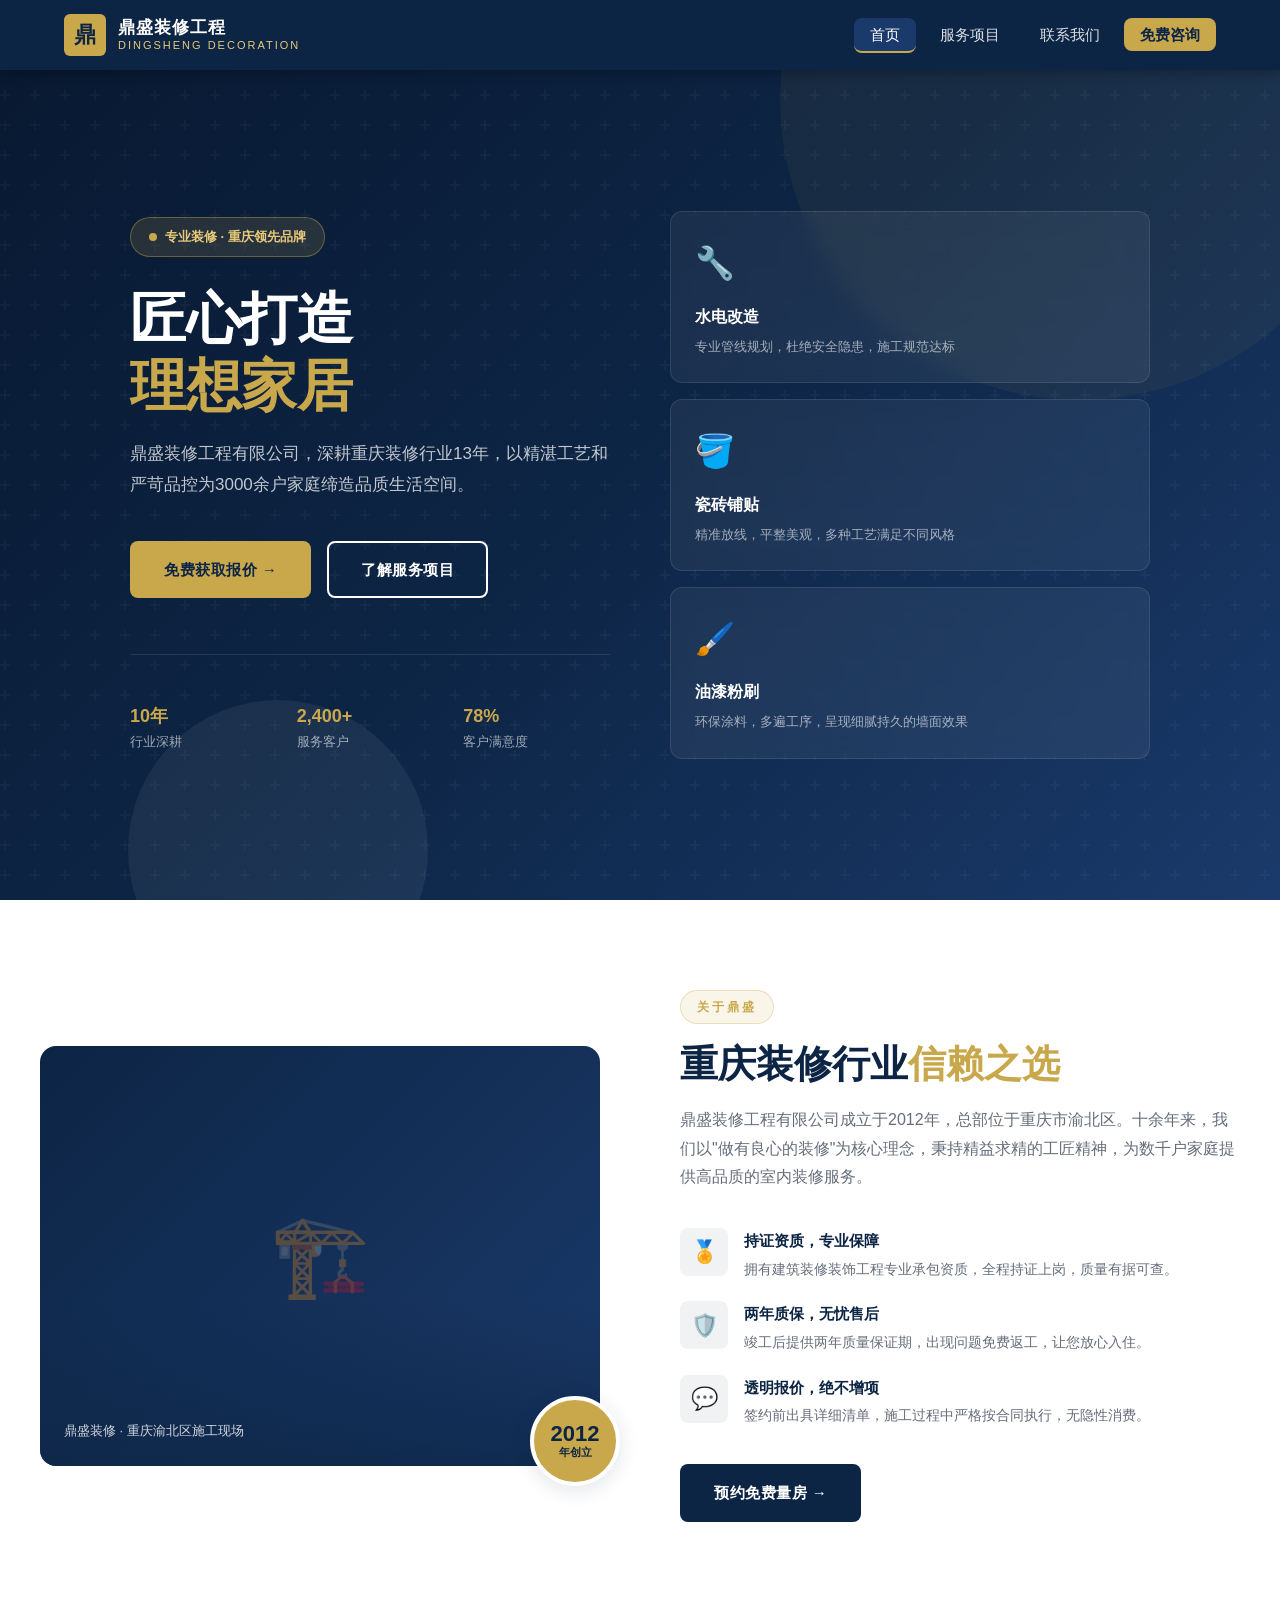
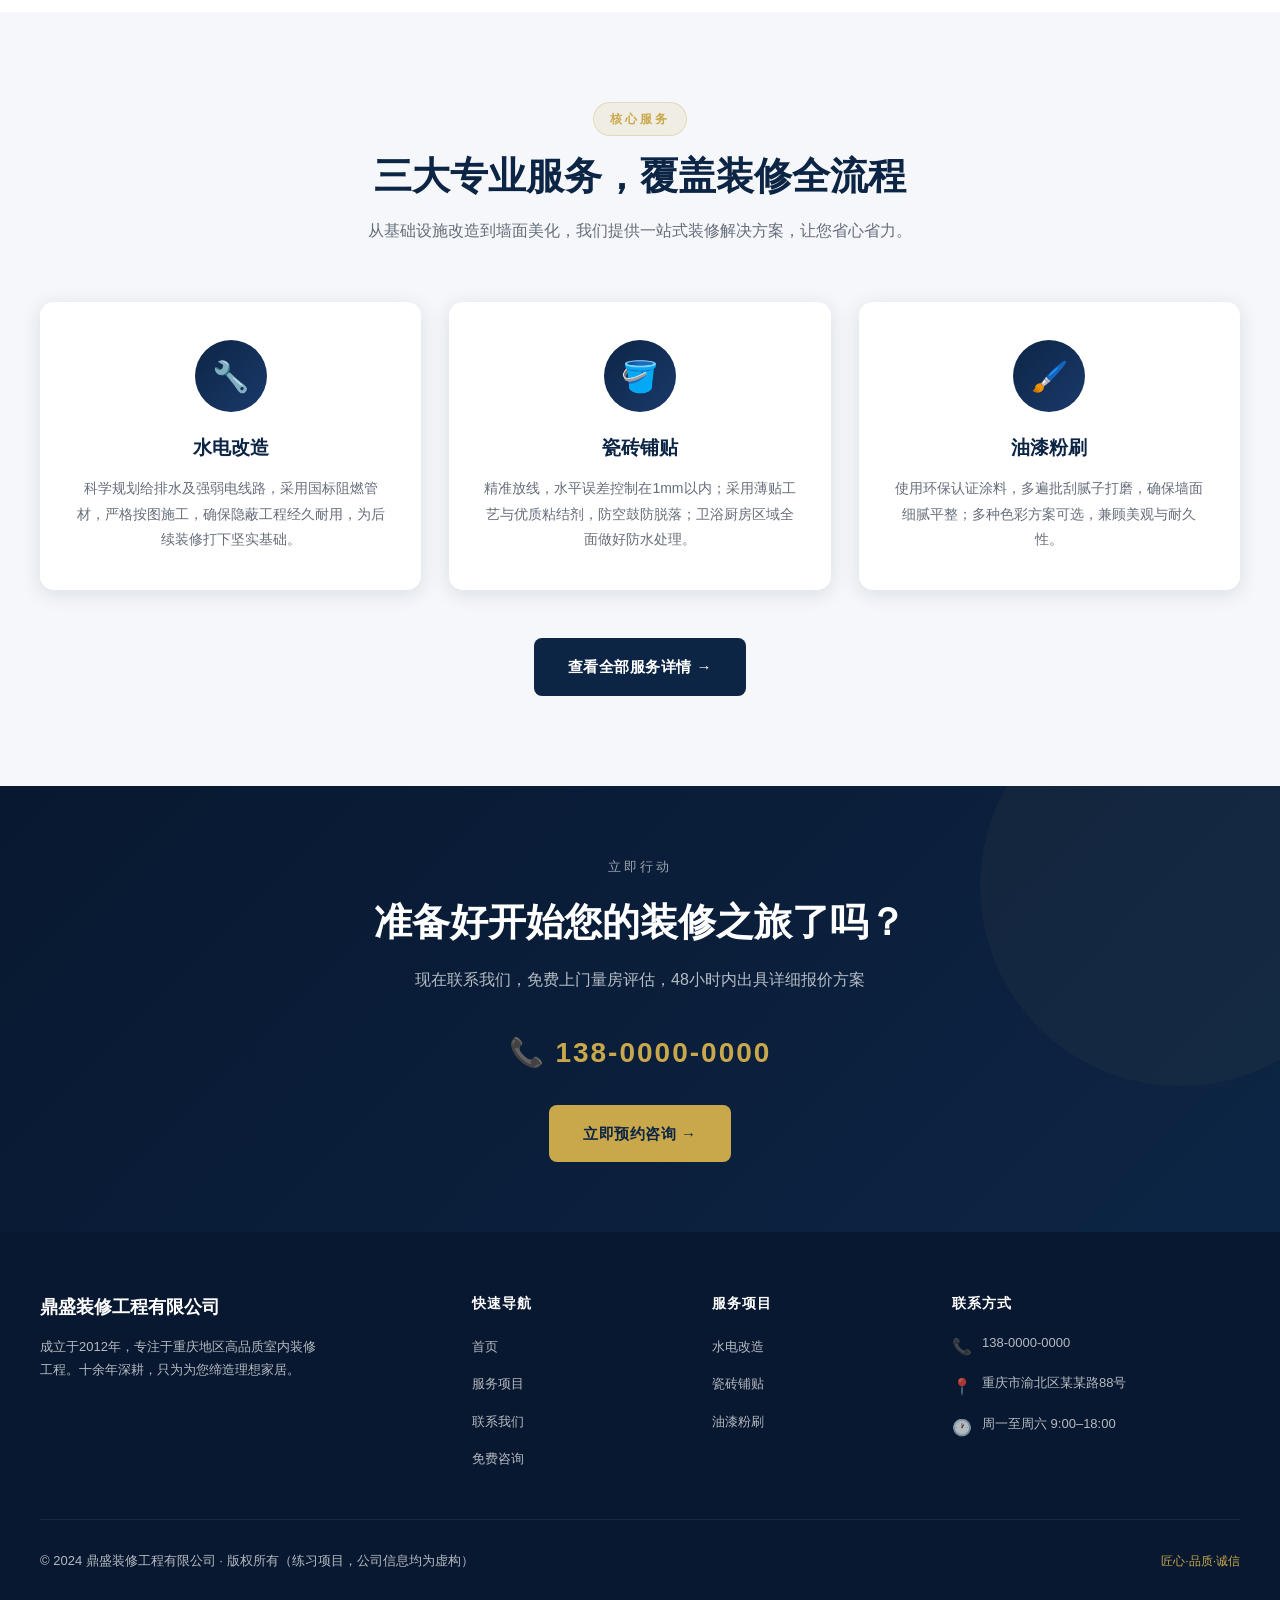
<file: index.html>
<!DOCTYPE html>
<html lang="zh-CN">
<head>
  <meta charset="UTF-8">
  <meta name="viewport" content="width=device-width, initial-scale=1.0">
  <title>鼎盛装修工程有限公司 — 专业装修，品质之选</title>
  <meta name="description" content="鼎盛装修工程有限公司，成立于2012年，专业提供水电改造、瓷砖铺贴、油漆粉刷等室内装修服务，服务客户3000+。">
  <link rel="stylesheet" href="style.css">
</head>
<body>

<!-- 导航栏 -->
<nav class="navbar">
  <div class="nav-container">
    <a href="index.html" class="nav-logo">
      <div class="nav-logo-icon">鼎</div>
      <div class="nav-logo-text">
        <span class="nav-logo-name">鼎盛装修工程</span>
        <span class="nav-logo-sub">DINGSHENG DECORATION</span>
      </div>
    </a>
    <button class="nav-hamburger" aria-label="菜单">
      <span></span><span></span><span></span>
    </button>
    <ul class="nav-links">
      <li><a href="index.html" class="active">首页</a></li>
      <li><a href="services.html">服务项目</a></li>
      <li><a href="contact.html">联系我们</a></li>
      <li><a href="contact.html" class="nav-cta">免费咨询</a></li>
    </ul>
  </div>
</nav>

<!-- Hero / 大图 Banner -->
<section class="hero">
  <div class="hero-shapes">
    <div class="hero-shape hero-shape-1"></div>
    <div class="hero-shape hero-shape-2"></div>
  </div>

  <div class="hero-container">
    <div class="hero-content">
      <div class="hero-badge">专业装修 · 重庆领先品牌</div>
      <h1 class="hero-title">
        匠心打造<br>
        <span class="highlight">理想家居</span>
      </h1>
      <p class="hero-subtitle">
        鼎盛装修工程有限公司，深耕重庆装修行业13年，以精湛工艺和严苛品控为3000余户家庭缔造品质生活空间。
      </p>
      <div class="hero-actions">
        <a href="contact.html" class="btn btn-primary">免费获取报价 →</a>
        <a href="services.html" class="btn btn-outline">了解服务项目</a>
      </div>

      <div class="hero-stats">
        <div>
          <div class="hero-stat-num"><span data-target="13">13</span><span>年</span></div>
          <div class="hero-stat-label">行业深耕</div>
        </div>
        <div>
          <div class="hero-stat-num"><span data-target="3000">3000</span><span>+</span></div>
          <div class="hero-stat-label">服务客户</div>
        </div>
        <div>
          <div class="hero-stat-num"><span data-target="98">98</span><span>%</span></div>
          <div class="hero-stat-label">客户满意度</div>
        </div>
      </div>
    </div>

    <div class="hero-visual">
      <div class="hero-card">
        <div class="hero-card-icon">🔧</div>
        <div class="hero-card-title">水电改造</div>
        <div class="hero-card-desc">专业管线规划，杜绝安全隐患，施工规范达标</div>
      </div>
      <div class="hero-card">
        <div class="hero-card-icon">🪣</div>
        <div class="hero-card-title">瓷砖铺贴</div>
        <div class="hero-card-desc">精准放线，平整美观，多种工艺满足不同风格</div>
      </div>
      <div class="hero-card">
        <div class="hero-card-icon">🖌️</div>
        <div class="hero-card-title">油漆粉刷</div>
        <div class="hero-card-desc">环保涂料，多遍工序，呈现细腻持久的墙面效果</div>
      </div>
    </div>
  </div>
</section>

<!-- 公司简介 -->
<section class="section about">
  <div class="container">
    <div class="about-grid">
      <div class="about-visual fade-up">
        <div class="about-img-box">
          <div class="about-img-placeholder">🏗️</div>
          <div class="about-img-overlay">
            <span class="about-img-caption">鼎盛装修 · 重庆渝北区施工现场</span>
          </div>
        </div>
        <div class="about-badge">
          <div class="about-badge-num">2012</div>
          <div class="about-badge-text">年创立</div>
        </div>
      </div>

      <div class="fade-up fade-up-delay-1">
        <div class="section-tag">关于鼎盛</div>
        <h2 class="section-title">重庆装修行业<span>信赖之选</span></h2>
        <p class="section-desc">
          鼎盛装修工程有限公司成立于2012年，总部位于重庆市渝北区。十余年来，我们以"做有良心的装修"为核心理念，秉持精益求精的工匠精神，为数千户家庭提供高品质的室内装修服务。
        </p>

        <div class="about-features">
          <div class="about-feature">
            <div class="about-feature-icon">🏅</div>
            <div>
              <div class="about-feature-title">持证资质，专业保障</div>
              <div class="about-feature-desc">拥有建筑装修装饰工程专业承包资质，全程持证上岗，质量有据可查。</div>
            </div>
          </div>
          <div class="about-feature">
            <div class="about-feature-icon">🛡️</div>
            <div>
              <div class="about-feature-title">两年质保，无忧售后</div>
              <div class="about-feature-desc">竣工后提供两年质量保证期，出现问题免费返工，让您放心入住。</div>
            </div>
          </div>
          <div class="about-feature">
            <div class="about-feature-icon">💬</div>
            <div>
              <div class="about-feature-title">透明报价，绝不增项</div>
              <div class="about-feature-desc">签约前出具详细清单，施工过程中严格按合同执行，无隐性消费。</div>
            </div>
          </div>
        </div>

        <a href="contact.html" class="btn btn-navy">预约免费量房 →</a>
      </div>
    </div>
  </div>
</section>

<!-- 三大服务亮点 -->
<section class="section highlights">
  <div class="container">
    <div class="section-header center fade-up">
      <div class="section-tag">核心服务</div>
      <h2 class="section-title">三大专业服务，覆盖装修全流程</h2>
      <p class="section-desc">从基础设施改造到墙面美化，我们提供一站式装修解决方案，让您省心省力。</p>
    </div>

    <div class="highlights-grid">
      <div class="highlight-card fade-up fade-up-delay-1">
        <div class="highlight-icon">🔧</div>
        <h3 class="highlight-title">水电改造</h3>
        <p class="highlight-desc">
          科学规划给排水及强弱电线路，采用国标阻燃管材，严格按图施工，确保隐蔽工程经久耐用，为后续装修打下坚实基础。
        </p>
      </div>
      <div class="highlight-card fade-up fade-up-delay-2">
        <div class="highlight-icon">🪣</div>
        <h3 class="highlight-title">瓷砖铺贴</h3>
        <p class="highlight-desc">
          精准放线，水平误差控制在1mm以内；采用薄贴工艺与优质粘结剂，防空鼓防脱落；卫浴厨房区域全面做好防水处理。
        </p>
      </div>
      <div class="highlight-card fade-up fade-up-delay-3">
        <div class="highlight-icon">🖌️</div>
        <h3 class="highlight-title">油漆粉刷</h3>
        <p class="highlight-desc">
          使用环保认证涂料，多遍批刮腻子打磨，确保墙面细腻平整；多种色彩方案可选，兼顾美观与耐久性。
        </p>
      </div>
    </div>

    <div style="text-align:center; margin-top:48px;" class="fade-up">
      <a href="services.html" class="btn btn-navy">查看全部服务详情 →</a>
    </div>
  </div>
</section>

<!-- CTA 横幅 -->
<section class="cta-banner">
  <div class="container">
    <p style="color:rgba(255,255,255,0.6); font-size:13px; letter-spacing:3px; text-transform:uppercase; margin-bottom:12px; position:relative; z-index:1;">立即行动</p>
    <h2 class="cta-banner-title">准备好开始您的装修之旅了吗？</h2>
    <p class="cta-banner-desc">现在联系我们，免费上门量房评估，48小时内出具详细报价方案</p>
    <div class="cta-banner-phone">📞 138-0000-0000</div>
    <a href="contact.html" class="btn btn-primary" style="position:relative;z-index:1;">立即预约咨询 →</a>
  </div>
</section>

<!-- 页脚 -->
<footer>
  <div class="footer-grid">
    <div>
      <div class="footer-brand-name">鼎盛装修工程有限公司</div>
      <p class="footer-brand-desc">
        成立于2012年，专注于重庆地区高品质室内装修工程。十余年深耕，只为为您缔造理想家居。
      </p>
    </div>
    <div>
      <div class="footer-title">快速导航</div>
      <ul class="footer-links">
        <li><a href="index.html">首页</a></li>
        <li><a href="services.html">服务项目</a></li>
        <li><a href="contact.html">联系我们</a></li>
        <li><a href="contact.html">免费咨询</a></li>
      </ul>
    </div>
    <div>
      <div class="footer-title">服务项目</div>
      <ul class="footer-links">
        <li><a href="services.html">水电改造</a></li>
        <li><a href="services.html">瓷砖铺贴</a></li>
        <li><a href="services.html">油漆粉刷</a></li>
      </ul>
    </div>
    <div>
      <div class="footer-title">联系方式</div>
      <div class="footer-contact-item"><span class="footer-contact-icon">📞</span><span>138-0000-0000</span></div>
      <div class="footer-contact-item"><span class="footer-contact-icon">📍</span><span>重庆市渝北区某某路88号</span></div>
      <div class="footer-contact-item"><span class="footer-contact-icon">🕐</span><span>周一至周六 9:00–18:00</span></div>
    </div>
  </div>
  <div class="footer-bottom">
    <span>© 2024 鼎盛装修工程有限公司 · 版权所有（练习项目，公司信息均为虚构）</span>
    <span class="footer-bottom-right">匠心·品质·诚信</span>
  </div>
</footer>

<script src="script.js"></script>
</body>
</html>
</file>
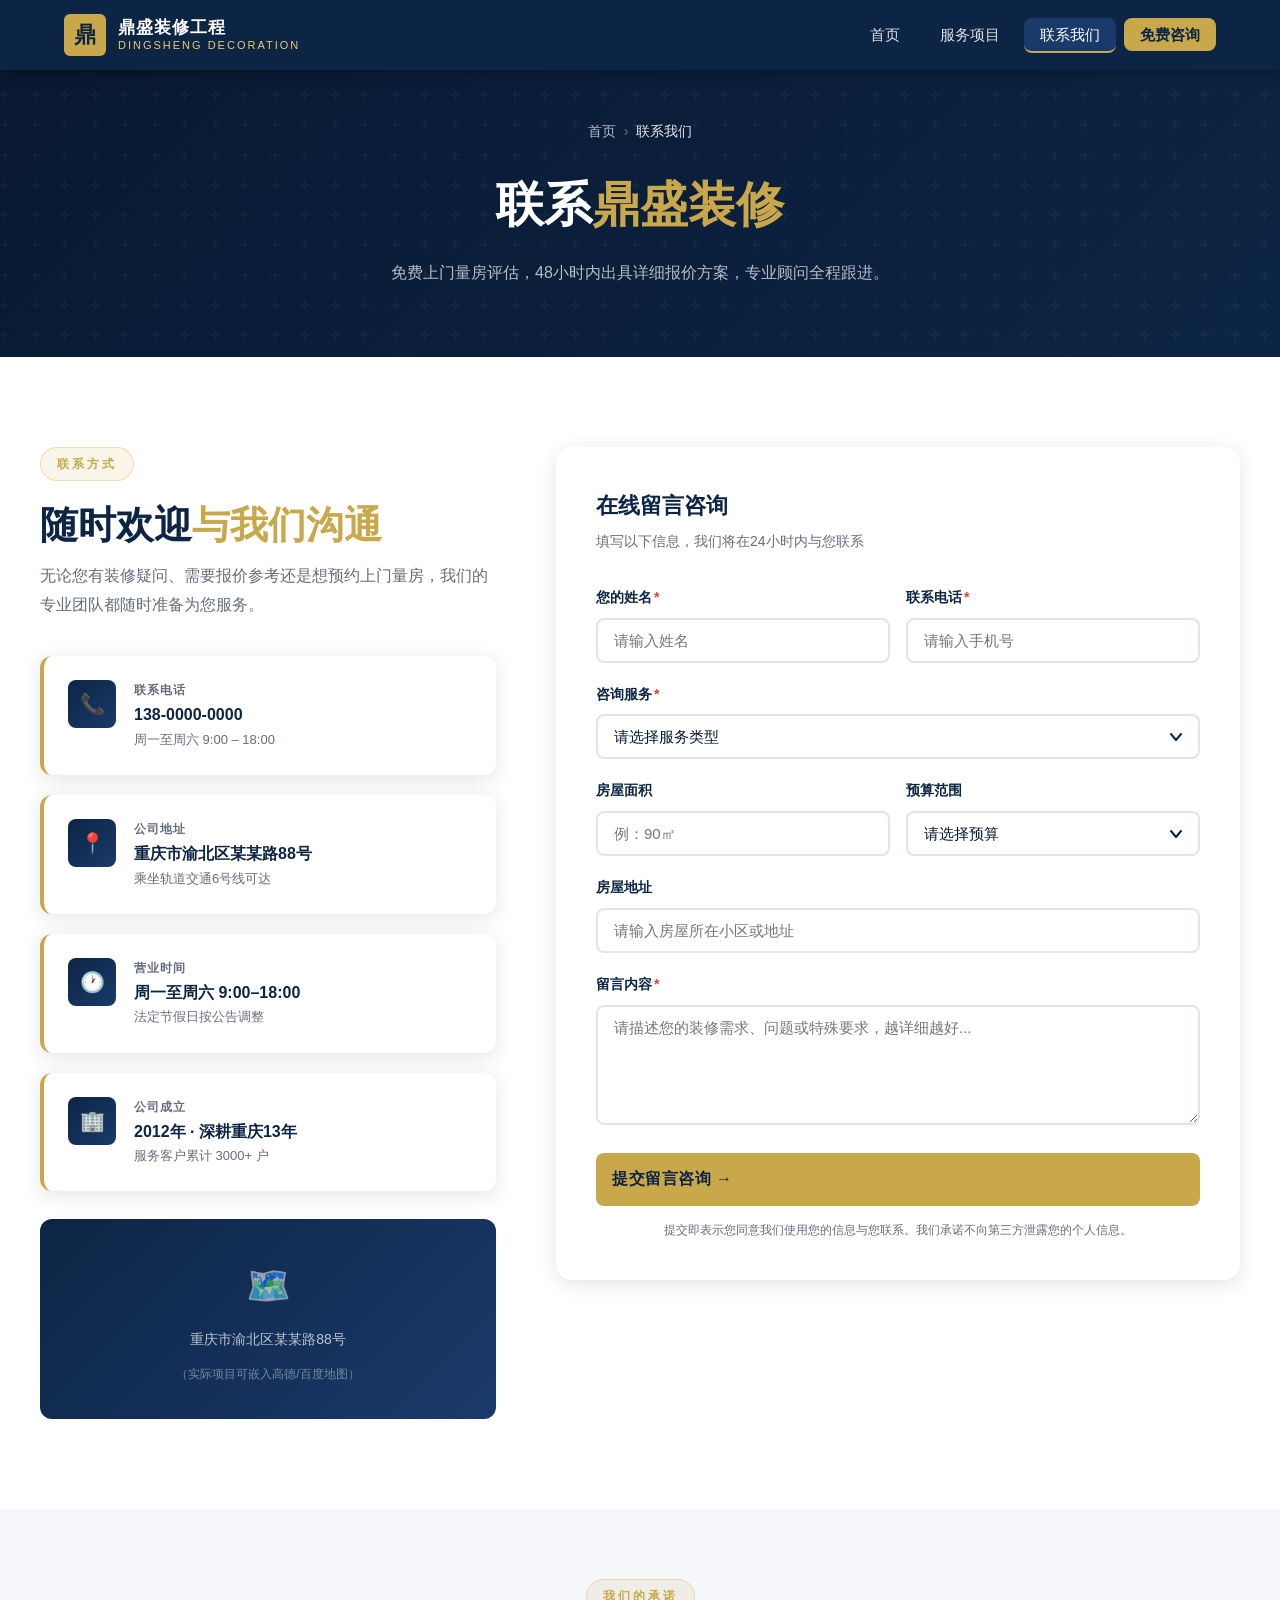
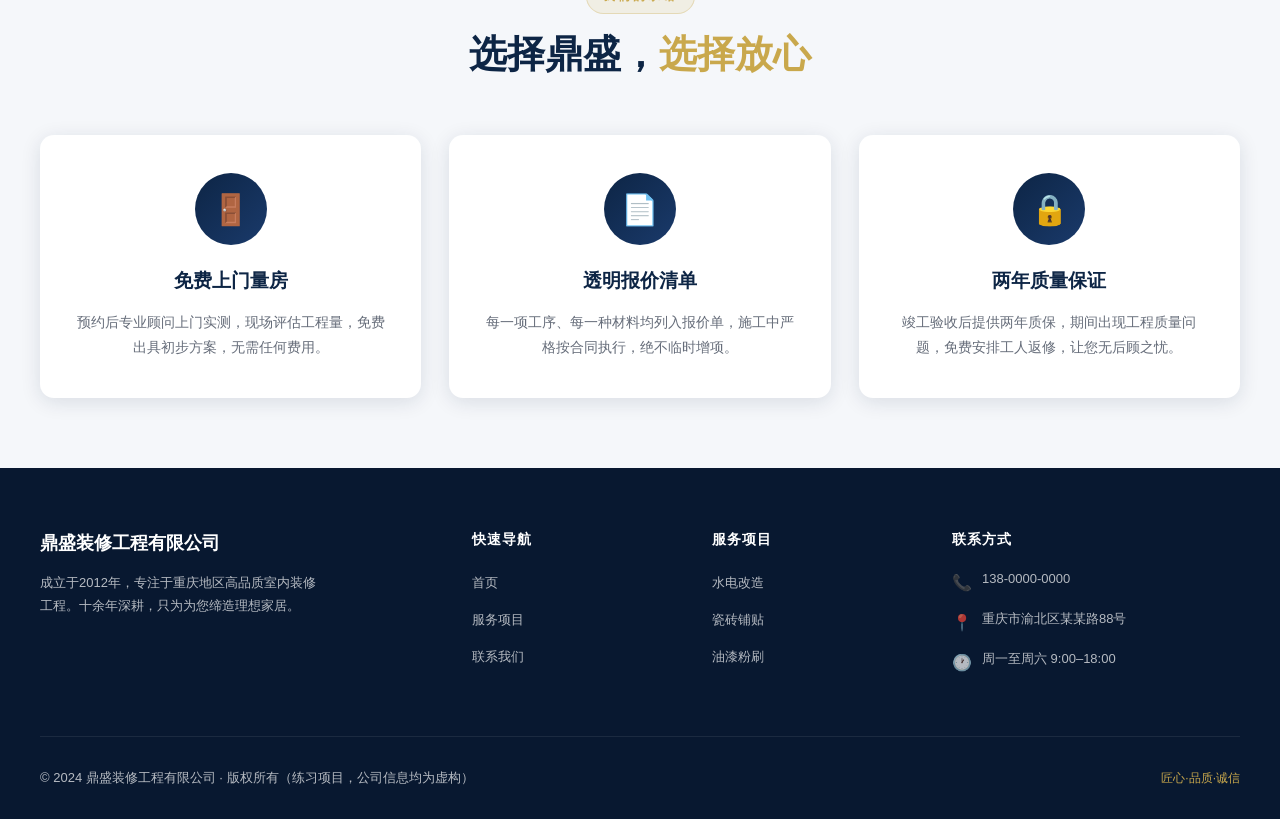
<file: contact.html>
<!DOCTYPE html>
<html lang="zh-CN">
<head>
  <meta charset="UTF-8">
  <meta name="viewport" content="width=device-width, initial-scale=1.0">
  <title>联系我们 — 鼎盛装修工程有限公司</title>
  <meta name="description" content="联系鼎盛装修，免费上门量房，获取专属报价方案。电话：138-0000-0000，地址：重庆市渝北区某某路88号。">
  <link rel="stylesheet" href="style.css">
</head>
<body>

<!-- 导航栏 -->
<nav class="navbar">
  <div class="nav-container">
    <a href="index.html" class="nav-logo">
      <div class="nav-logo-icon">鼎</div>
      <div class="nav-logo-text">
        <span class="nav-logo-name">鼎盛装修工程</span>
        <span class="nav-logo-sub">DINGSHENG DECORATION</span>
      </div>
    </a>
    <button class="nav-hamburger" aria-label="菜单">
      <span></span><span></span><span></span>
    </button>
    <ul class="nav-links">
      <li><a href="index.html">首页</a></li>
      <li><a href="services.html">服务项目</a></li>
      <li><a href="contact.html" class="active">联系我们</a></li>
      <li><a href="contact.html" class="nav-cta">免费咨询</a></li>
    </ul>
  </div>
</nav>

<!-- 页面 Hero -->
<section class="page-hero">
  <div class="breadcrumb">
    <a href="index.html">首页</a>
    <span>›</span>
    <span style="color:rgba(255,255,255,0.9)">联系我们</span>
  </div>
  <h1 class="page-hero-title">联系<span>鼎盛装修</span></h1>
  <p class="page-hero-desc">免费上门量房评估，48小时内出具详细报价方案，专业顾问全程跟进。</p>
</section>

<!-- 联系信息 + 表单 -->
<section class="section">
  <div class="container">
    <div class="contact-grid">

      <!-- 左侧：联系信息 -->
      <div>
        <div class="section-tag" style="margin-bottom:20px;">联系方式</div>
        <h2 class="section-title" style="margin-bottom:12px;">随时欢迎<span>与我们沟通</span></h2>
        <p class="section-desc" style="margin-bottom:36px;">无论您有装修疑问、需要报价参考还是想预约上门量房，我们的专业团队都随时准备为您服务。</p>

        <div class="contact-info-cards">
          <div class="contact-card fade-up">
            <div class="contact-card-icon">📞</div>
            <div>
              <div class="contact-card-label">联系电话</div>
              <div class="contact-card-value">138-0000-0000</div>
              <div class="contact-card-sub">周一至周六 9:00 – 18:00</div>
            </div>
          </div>

          <div class="contact-card fade-up fade-up-delay-1">
            <div class="contact-card-icon">📍</div>
            <div>
              <div class="contact-card-label">公司地址</div>
              <div class="contact-card-value">重庆市渝北区某某路88号</div>
              <div class="contact-card-sub">乘坐轨道交通6号线可达</div>
            </div>
          </div>

          <div class="contact-card fade-up fade-up-delay-2">
            <div class="contact-card-icon">🕐</div>
            <div>
              <div class="contact-card-label">营业时间</div>
              <div class="contact-card-value">周一至周六 9:00–18:00</div>
              <div class="contact-card-sub">法定节假日按公告调整</div>
            </div>
          </div>

          <div class="contact-card fade-up fade-up-delay-3">
            <div class="contact-card-icon">🏢</div>
            <div>
              <div class="contact-card-label">公司成立</div>
              <div class="contact-card-value">2012年 · 深耕重庆13年</div>
              <div class="contact-card-sub">服务客户累计 3000+ 户</div>
            </div>
          </div>
        </div>

        <!-- 地图占位 -->
        <div class="map-placeholder fade-up" style="margin-top:28px;">
          <span>🗺️</span>
          <span>重庆市渝北区某某路88号</span>
          <span style="font-size:12px; opacity:0.6;">（实际项目可嵌入高德/百度地图）</span>
        </div>
      </div>

      <!-- 右侧：留言表单 -->
      <div class="contact-form-box fade-up">
        <div id="formArea">
          <div class="form-title">在线留言咨询</div>
          <div class="form-subtitle">填写以下信息，我们将在24小时内与您联系</div>

          <form id="contactForm" novalidate>
            <div class="form-row">
              <div class="form-group">
                <label for="name">您的姓名<span>*</span></label>
                <input type="text" id="name" name="name" placeholder="请输入姓名" required>
              </div>
              <div class="form-group">
                <label for="phone">联系电话<span>*</span></label>
                <input type="tel" id="phone" name="phone" placeholder="请输入手机号" required>
              </div>
            </div>

            <div class="form-group">
              <label for="service">咨询服务<span>*</span></label>
              <select id="service" name="service" required>
                <option value="" disabled selected>请选择服务类型</option>
                <option value="hydropower">水电改造</option>
                <option value="tiles">瓷砖铺贴</option>
                <option value="painting">油漆粉刷</option>
                <option value="full">整体装修（含多项）</option>
                <option value="other">其他咨询</option>
              </select>
            </div>

            <div class="form-row">
              <div class="form-group">
                <label for="area">房屋面积</label>
                <input type="text" id="area" name="area" placeholder="例：90㎡">
              </div>
              <div class="form-group">
                <label for="budget">预算范围</label>
                <select id="budget" name="budget">
                  <option value="" disabled selected>请选择预算</option>
                  <option value="below5">5万元以下</option>
                  <option value="5to10">5–10万元</option>
                  <option value="10to20">10–20万元</option>
                  <option value="above20">20万元以上</option>
                </select>
              </div>
            </div>

            <div class="form-group">
              <label for="address">房屋地址</label>
              <input type="text" id="address" name="address" placeholder="请输入房屋所在小区或地址">
            </div>

            <div class="form-group">
              <label for="message">留言内容<span>*</span></label>
              <textarea id="message" name="message" placeholder="请描述您的装修需求、问题或特殊要求，越详细越好..." required></textarea>
            </div>

            <button type="submit" class="btn btn-primary form-submit">提交留言咨询 →</button>

            <p style="font-size:12px; color:var(--gray-text); margin-top:14px; text-align:center;">
              提交即表示您同意我们使用您的信息与您联系。我们承诺不向第三方泄露您的个人信息。
            </p>
          </form>
        </div>

        <!-- 提交成功提示 -->
        <div class="form-success" id="formSuccess">
          <div class="form-success-icon">✅</div>
          <div class="form-success-title">留言提交成功！</div>
          <div class="form-success-desc">
            感谢您的咨询，我们将在<strong>24小时内</strong>通过电话与您联系。<br>
            如有紧急需求，请直接拨打 <strong style="color:var(--navy)">138-0000-0000</strong>
          </div>
          <div style="margin-top:28px;">
            <a href="index.html" class="btn btn-navy" style="margin-right:12px;">返回首页</a>
            <a href="services.html" class="btn btn-outline" style="color:var(--navy); border-color:var(--navy);">了解服务</a>
          </div>
        </div>
      </div>

    </div>
  </div>
</section>

<!-- 为什么选择我们 -->
<section class="section-narrow highlights" style="padding-top:70px;">
  <div class="container">
    <div class="section-header center fade-up">
      <div class="section-tag">我们的承诺</div>
      <h2 class="section-title">选择鼎盛，<span>选择放心</span></h2>
    </div>
    <div class="highlights-grid">
      <div class="highlight-card fade-up fade-up-delay-1">
        <div class="highlight-icon">🚪</div>
        <h3 class="highlight-title">免费上门量房</h3>
        <p class="highlight-desc">预约后专业顾问上门实测，现场评估工程量，免费出具初步方案，无需任何费用。</p>
      </div>
      <div class="highlight-card fade-up fade-up-delay-2">
        <div class="highlight-icon">📄</div>
        <h3 class="highlight-title">透明报价清单</h3>
        <p class="highlight-desc">每一项工序、每一种材料均列入报价单，施工中严格按合同执行，绝不临时增项。</p>
      </div>
      <div class="highlight-card fade-up fade-up-delay-3">
        <div class="highlight-icon">🔒</div>
        <h3 class="highlight-title">两年质量保证</h3>
        <p class="highlight-desc">竣工验收后提供两年质保，期间出现工程质量问题，免费安排工人返修，让您无后顾之忧。</p>
      </div>
    </div>
  </div>
</section>

<!-- 页脚 -->
<footer>
  <div class="footer-grid">
    <div>
      <div class="footer-brand-name">鼎盛装修工程有限公司</div>
      <p class="footer-brand-desc">成立于2012年，专注于重庆地区高品质室内装修工程。十余年深耕，只为为您缔造理想家居。</p>
    </div>
    <div>
      <div class="footer-title">快速导航</div>
      <ul class="footer-links">
        <li><a href="index.html">首页</a></li>
        <li><a href="services.html">服务项目</a></li>
        <li><a href="contact.html">联系我们</a></li>
      </ul>
    </div>
    <div>
      <div class="footer-title">服务项目</div>
      <ul class="footer-links">
        <li><a href="services.html#hydropower">水电改造</a></li>
        <li><a href="services.html#tiles">瓷砖铺贴</a></li>
        <li><a href="services.html#painting">油漆粉刷</a></li>
      </ul>
    </div>
    <div>
      <div class="footer-title">联系方式</div>
      <div class="footer-contact-item"><span class="footer-contact-icon">📞</span><span>138-0000-0000</span></div>
      <div class="footer-contact-item"><span class="footer-contact-icon">📍</span><span>重庆市渝北区某某路88号</span></div>
      <div class="footer-contact-item"><span class="footer-contact-icon">🕐</span><span>周一至周六 9:00–18:00</span></div>
    </div>
  </div>
  <div class="footer-bottom">
    <span>© 2024 鼎盛装修工程有限公司 · 版权所有（练习项目，公司信息均为虚构）</span>
    <span class="footer-bottom-right">匠心·品质·诚信</span>
  </div>
</footer>

<script src="script.js"></script>
</body>
</html>
</file>
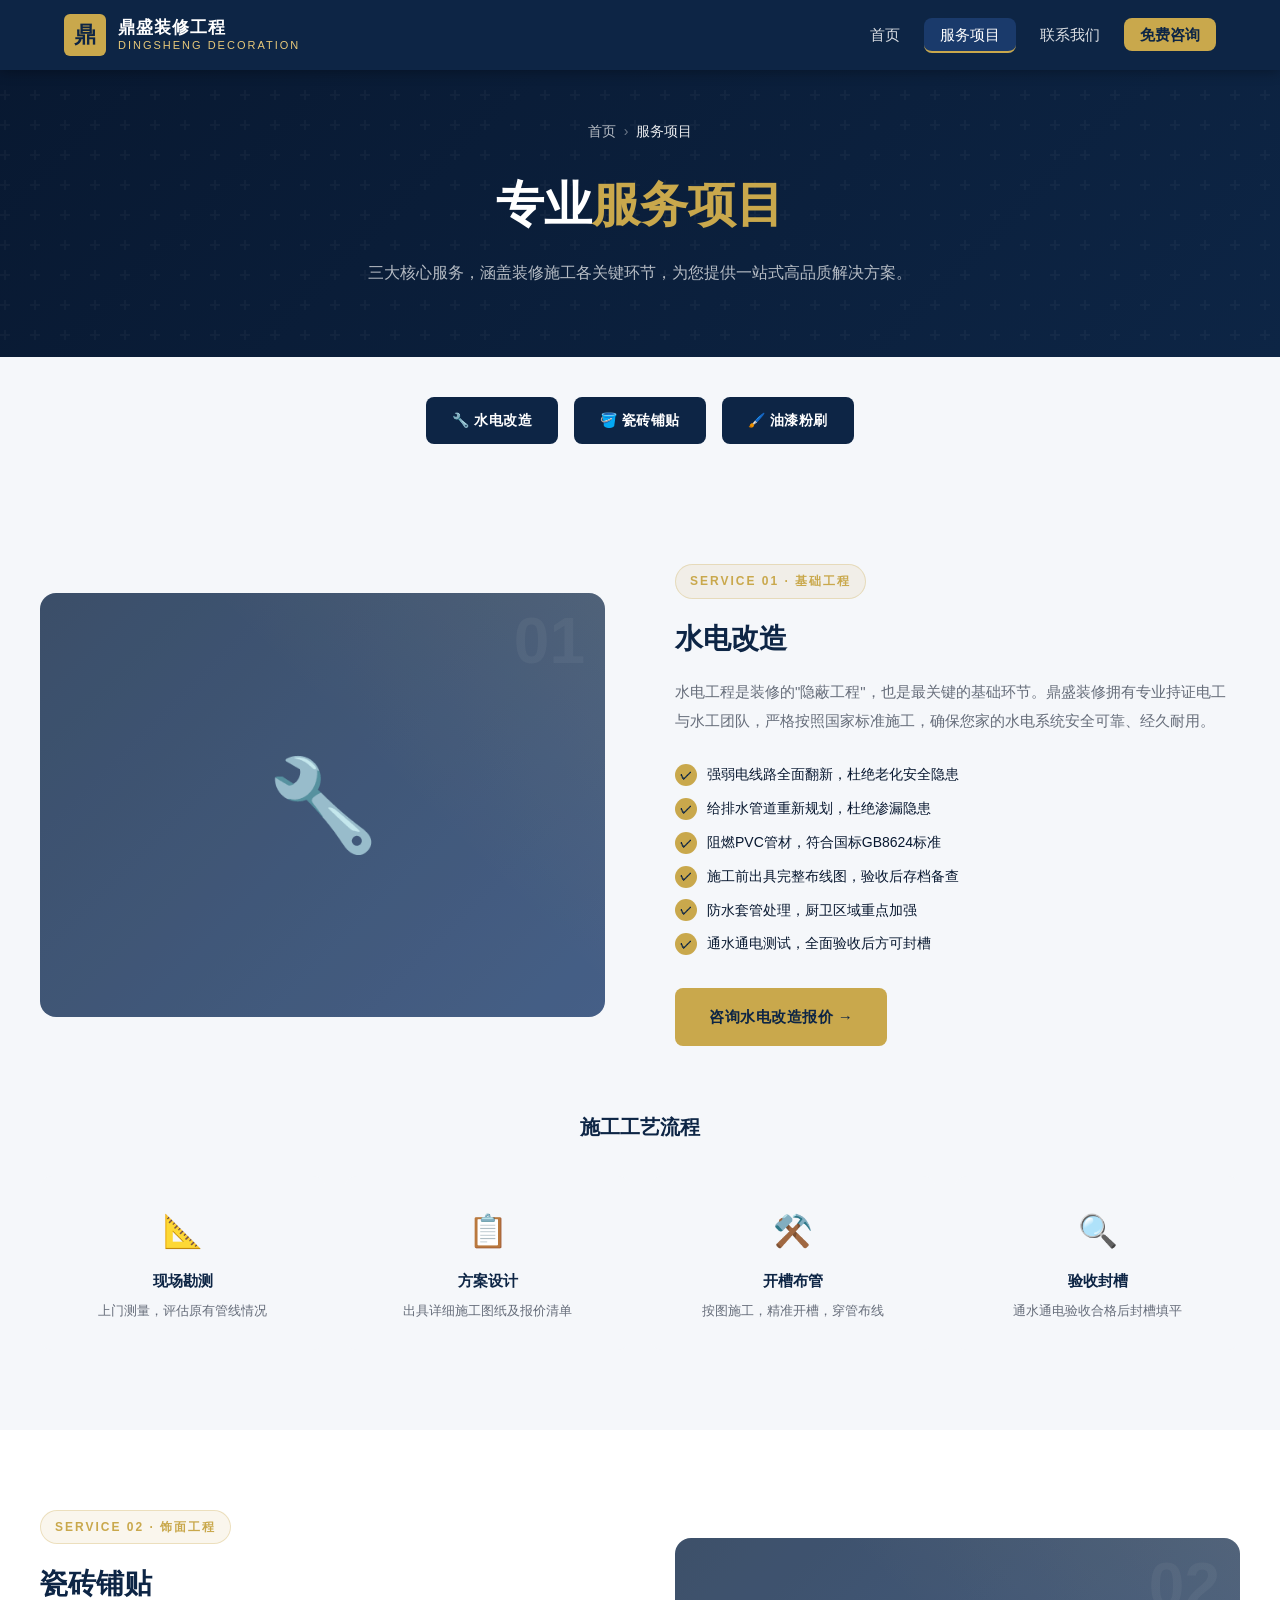
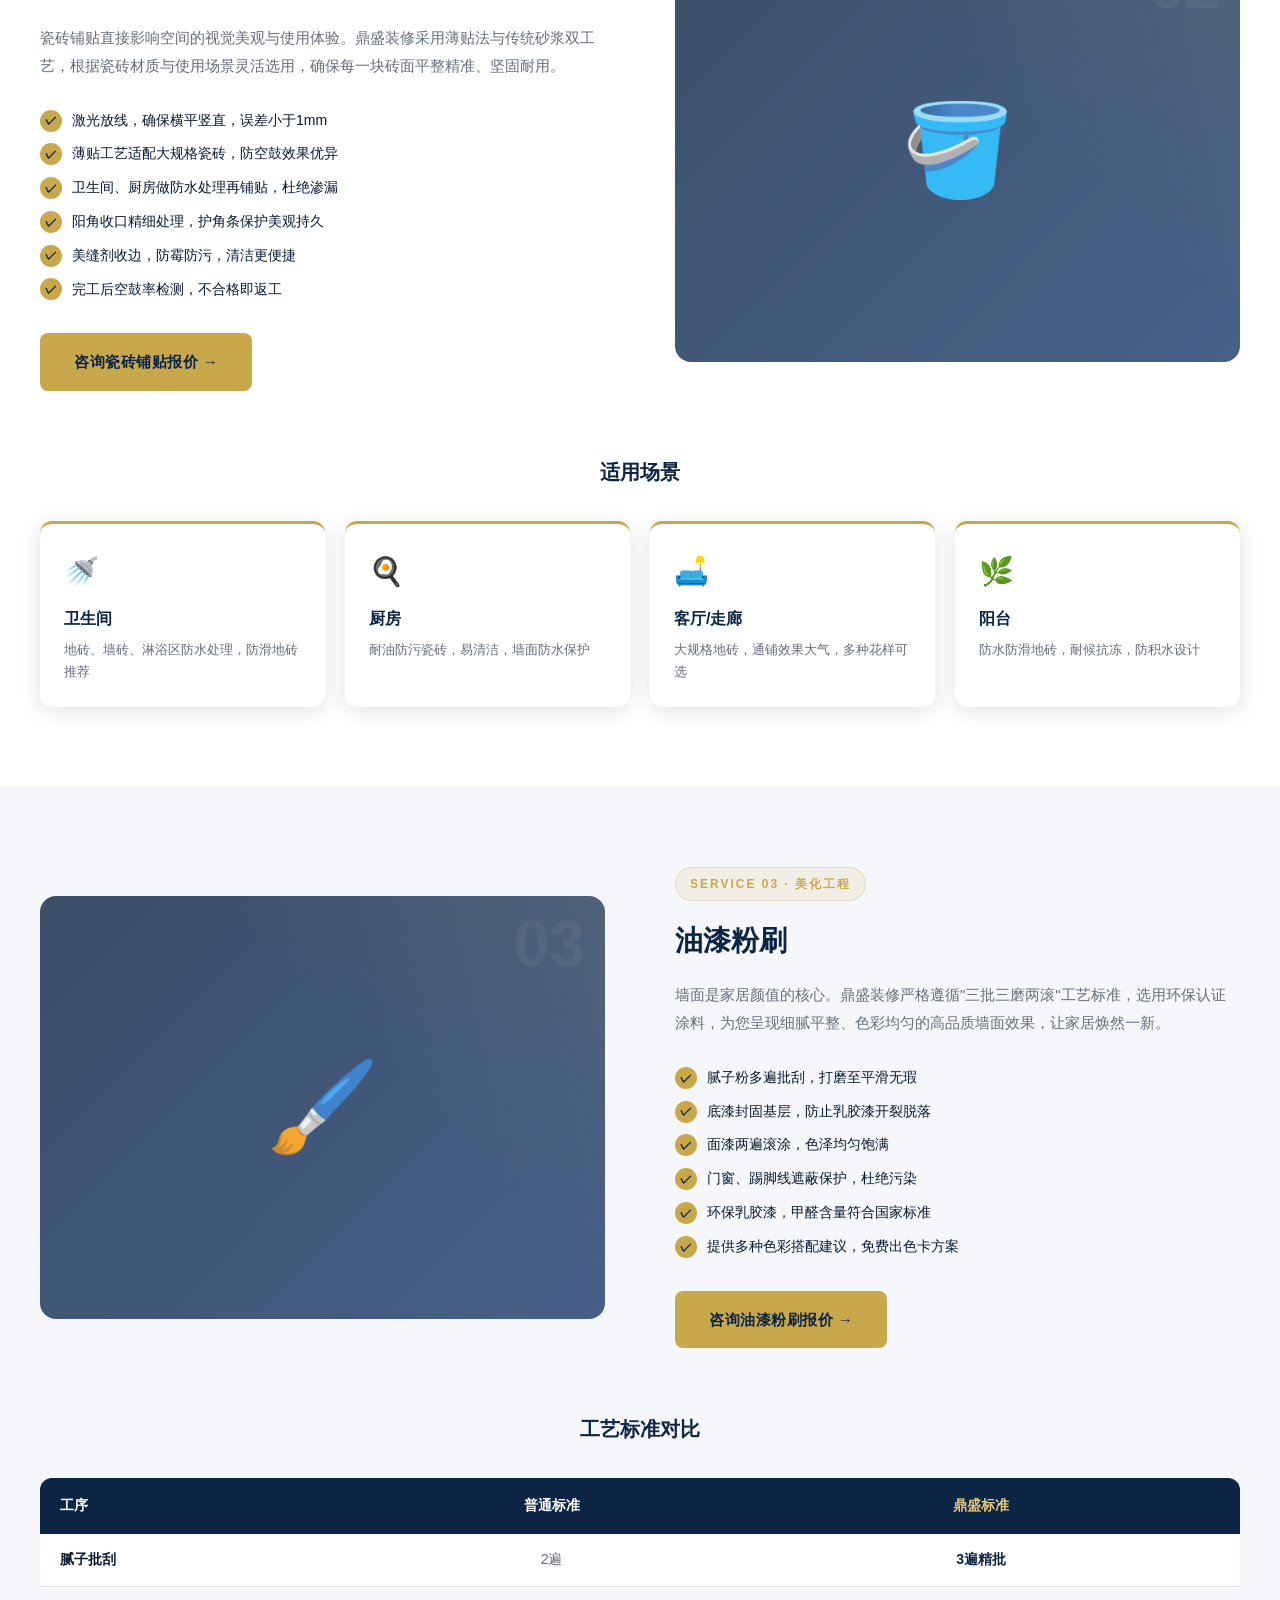
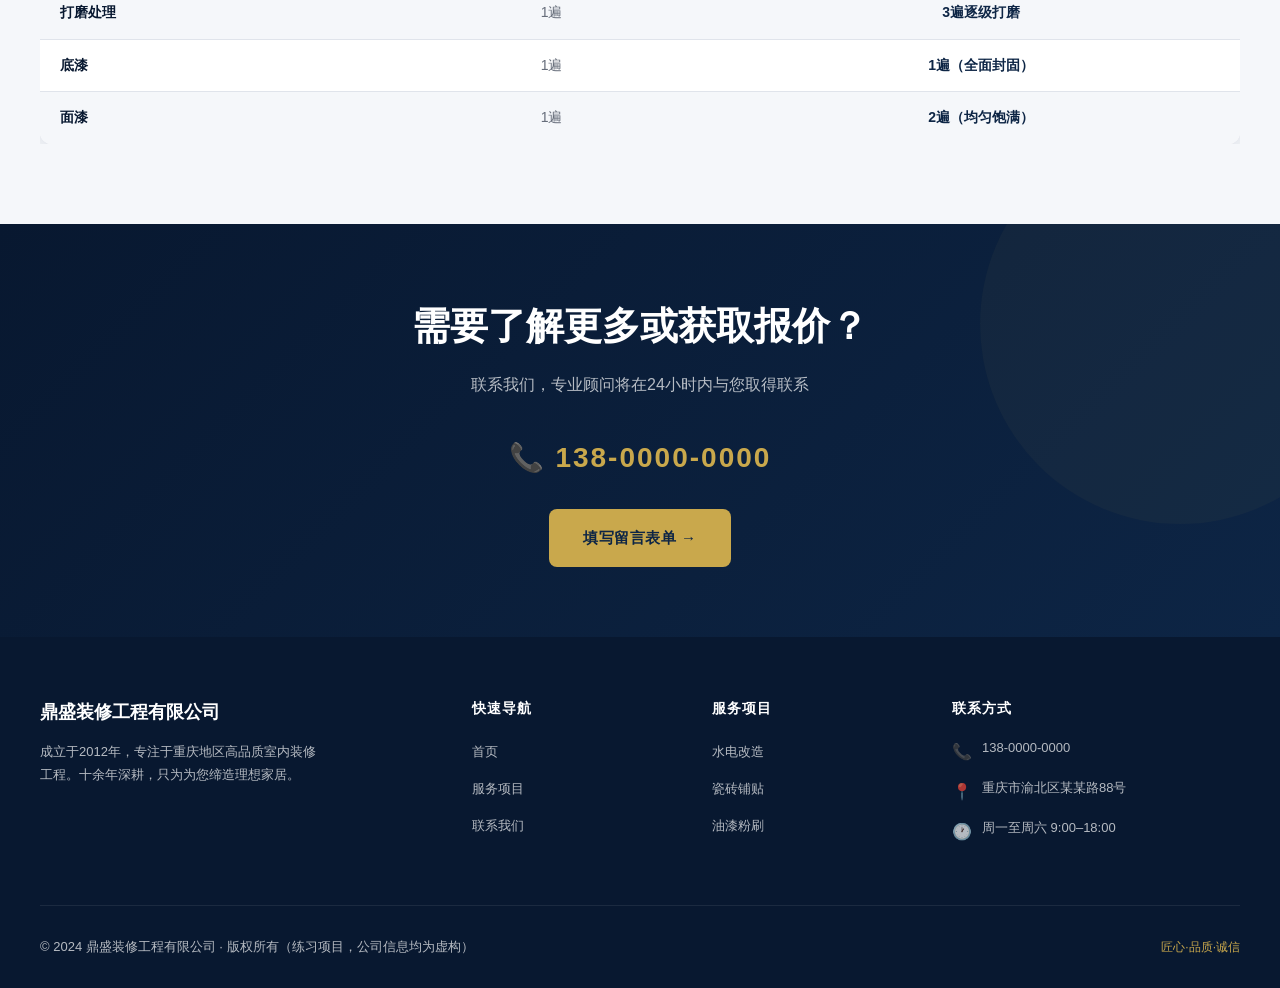
<file: services.html>
<!DOCTYPE html>
<html lang="zh-CN">
<head>
  <meta charset="UTF-8">
  <meta name="viewport" content="width=device-width, initial-scale=1.0">
  <title>服务项目 — 鼎盛装修工程有限公司</title>
  <meta name="description" content="鼎盛装修提供水电改造、瓷砖铺贴、油漆粉刷三大专业装修服务，工艺精湛，质量保障。">
  <link rel="stylesheet" href="style.css">
</head>
<body>

<!-- 导航栏 -->
<nav class="navbar">
  <div class="nav-container">
    <a href="index.html" class="nav-logo">
      <div class="nav-logo-icon">鼎</div>
      <div class="nav-logo-text">
        <span class="nav-logo-name">鼎盛装修工程</span>
        <span class="nav-logo-sub">DINGSHENG DECORATION</span>
      </div>
    </a>
    <button class="nav-hamburger" aria-label="菜单">
      <span></span><span></span><span></span>
    </button>
    <ul class="nav-links">
      <li><a href="index.html">首页</a></li>
      <li><a href="services.html" class="active">服务项目</a></li>
      <li><a href="contact.html">联系我们</a></li>
      <li><a href="contact.html" class="nav-cta">免费咨询</a></li>
    </ul>
  </div>
</nav>

<!-- 页面 Hero -->
<section class="page-hero">
  <div class="breadcrumb">
    <a href="index.html">首页</a>
    <span>›</span>
    <span style="color:rgba(255,255,255,0.9)">服务项目</span>
  </div>
  <h1 class="page-hero-title">专业<span>服务项目</span></h1>
  <p class="page-hero-desc">三大核心服务，涵盖装修施工各关键环节，为您提供一站式高品质解决方案。</p>
</section>

<!-- 服务导航锚点 -->
<section class="section-narrow" style="background:var(--gray-light); padding-top:40px; padding-bottom:40px;">
  <div class="container" style="display:flex; gap:16px; flex-wrap:wrap; justify-content:center;">
    <a href="#hydropower" class="btn btn-navy" style="font-size:14px; padding:10px 24px;">🔧 水电改造</a>
    <a href="#tiles" class="btn btn-navy" style="font-size:14px; padding:10px 24px;">🪣 瓷砖铺贴</a>
    <a href="#painting" class="btn btn-navy" style="font-size:14px; padding:10px 24px;">🖌️ 油漆粉刷</a>
  </div>
</section>

<!-- 服务一：水电改造 -->
<section class="service-section" id="hydropower">
  <div class="container">
    <div class="service-block fade-up">
      <div class="service-visual">
        <span>🔧</span>
        <div class="service-number">01</div>
      </div>
      <div>
        <div class="service-tag">SERVICE 01 · 基础工程</div>
        <h2 class="service-title">水电改造</h2>
        <p class="service-desc">
          水电工程是装修的"隐蔽工程"，也是最关键的基础环节。鼎盛装修拥有专业持证电工与水工团队，严格按照国家标准施工，确保您家的水电系统安全可靠、经久耐用。
        </p>
        <ul class="service-list">
          <li>强弱电线路全面翻新，杜绝老化安全隐患</li>
          <li>给排水管道重新规划，杜绝渗漏隐患</li>
          <li>阻燃PVC管材，符合国标GB8624标准</li>
          <li>施工前出具完整布线图，验收后存档备查</li>
          <li>防水套管处理，厨卫区域重点加强</li>
          <li>通水通电测试，全面验收后方可封槽</li>
        </ul>
        <a href="contact.html" class="btn btn-primary">咨询水电改造报价 →</a>
      </div>
    </div>

    <!-- 工艺步骤 -->
    <div style="margin-top:64px;">
      <h3 style="font-size:20px; font-weight:800; color:var(--navy); margin-bottom:32px; text-align:center;" class="fade-up">施工工艺流程</h3>
      <div style="display:grid; grid-template-columns:repeat(auto-fit,minmax(160px,1fr)); gap:20px;">
        <div class="fade-up fade-up-delay-1" style="text-align:center; background:var(--gray-light); border-radius:12px; padding:28px 16px;">
          <div style="font-size:32px; margin-bottom:10px;">📐</div>
          <div style="font-weight:700; color:var(--navy); margin-bottom:6px; font-size:15px;">现场勘测</div>
          <div style="font-size:13px; color:var(--gray-text);">上门测量，评估原有管线情况</div>
        </div>
        <div class="fade-up fade-up-delay-2" style="text-align:center; background:var(--gray-light); border-radius:12px; padding:28px 16px;">
          <div style="font-size:32px; margin-bottom:10px;">📋</div>
          <div style="font-weight:700; color:var(--navy); margin-bottom:6px; font-size:15px;">方案设计</div>
          <div style="font-size:13px; color:var(--gray-text);">出具详细施工图纸及报价清单</div>
        </div>
        <div class="fade-up fade-up-delay-3" style="text-align:center; background:var(--gray-light); border-radius:12px; padding:28px 16px;">
          <div style="font-size:32px; margin-bottom:10px;">⚒️</div>
          <div style="font-weight:700; color:var(--navy); margin-bottom:6px; font-size:15px;">开槽布管</div>
          <div style="font-size:13px; color:var(--gray-text);">按图施工，精准开槽，穿管布线</div>
        </div>
        <div class="fade-up" style="text-align:center; background:var(--gray-light); border-radius:12px; padding:28px 16px;">
          <div style="font-size:32px; margin-bottom:10px;">🔍</div>
          <div style="font-weight:700; color:var(--navy); margin-bottom:6px; font-size:15px;">验收封槽</div>
          <div style="font-size:13px; color:var(--gray-text);">通水通电验收合格后封槽填平</div>
        </div>
      </div>
    </div>
  </div>
</section>

<!-- 服务二：瓷砖铺贴 -->
<section class="service-section" id="tiles">
  <div class="container">
    <div class="service-block reverse fade-up">
      <div class="service-visual">
        <span>🪣</span>
        <div class="service-number">02</div>
      </div>
      <div>
        <div class="service-tag">SERVICE 02 · 饰面工程</div>
        <h2 class="service-title">瓷砖铺贴</h2>
        <p class="service-desc">
          瓷砖铺贴直接影响空间的视觉美观与使用体验。鼎盛装修采用薄贴法与传统砂浆双工艺，根据瓷砖材质与使用场景灵活选用，确保每一块砖面平整精准、坚固耐用。
        </p>
        <ul class="service-list">
          <li>激光放线，确保横平竖直，误差小于1mm</li>
          <li>薄贴工艺适配大规格瓷砖，防空鼓效果优异</li>
          <li>卫生间、厨房做防水处理再铺贴，杜绝渗漏</li>
          <li>阳角收口精细处理，护角条保护美观持久</li>
          <li>美缝剂收边，防霉防污，清洁更便捷</li>
          <li>完工后空鼓率检测，不合格即返工</li>
        </ul>
        <a href="contact.html" class="btn btn-primary">咨询瓷砖铺贴报价 →</a>
      </div>
    </div>

    <div style="margin-top:64px;">
      <h3 style="font-size:20px; font-weight:800; color:var(--navy); margin-bottom:32px; text-align:center;" class="fade-up">适用场景</h3>
      <div style="display:grid; grid-template-columns:repeat(auto-fit,minmax(200px,1fr)); gap:20px;">
        <div class="fade-up fade-up-delay-1" style="background:var(--white); border-radius:12px; padding:24px; box-shadow:var(--shadow); border-top:3px solid var(--gold);">
          <div style="font-size:28px; margin-bottom:10px;">🚿</div>
          <div style="font-weight:700; color:var(--navy); margin-bottom:6px;">卫生间</div>
          <div style="font-size:13px; color:var(--gray-text);">地砖、墙砖、淋浴区防水处理，防滑地砖推荐</div>
        </div>
        <div class="fade-up fade-up-delay-2" style="background:var(--white); border-radius:12px; padding:24px; box-shadow:var(--shadow); border-top:3px solid var(--gold);">
          <div style="font-size:28px; margin-bottom:10px;">🍳</div>
          <div style="font-weight:700; color:var(--navy); margin-bottom:6px;">厨房</div>
          <div style="font-size:13px; color:var(--gray-text);">耐油防污瓷砖，易清洁，墙面防水保护</div>
        </div>
        <div class="fade-up fade-up-delay-3" style="background:var(--white); border-radius:12px; padding:24px; box-shadow:var(--shadow); border-top:3px solid var(--gold);">
          <div style="font-size:28px; margin-bottom:10px;">🛋️</div>
          <div style="font-weight:700; color:var(--navy); margin-bottom:6px;">客厅/走廊</div>
          <div style="font-size:13px; color:var(--gray-text);">大规格地砖，通铺效果大气，多种花样可选</div>
        </div>
        <div class="fade-up" style="background:var(--white); border-radius:12px; padding:24px; box-shadow:var(--shadow); border-top:3px solid var(--gold);">
          <div style="font-size:28px; margin-bottom:10px;">🌿</div>
          <div style="font-weight:700; color:var(--navy); margin-bottom:6px;">阳台</div>
          <div style="font-size:13px; color:var(--gray-text);">防水防滑地砖，耐候抗冻，防积水设计</div>
        </div>
      </div>
    </div>
  </div>
</section>

<!-- 服务三：油漆粉刷 -->
<section class="service-section" id="painting">
  <div class="container">
    <div class="service-block fade-up">
      <div class="service-visual">
        <span>🖌️</span>
        <div class="service-number">03</div>
      </div>
      <div>
        <div class="service-tag">SERVICE 03 · 美化工程</div>
        <h2 class="service-title">油漆粉刷</h2>
        <p class="service-desc">
          墙面是家居颜值的核心。鼎盛装修严格遵循"三批三磨两滚"工艺标准，选用环保认证涂料，为您呈现细腻平整、色彩均匀的高品质墙面效果，让家居焕然一新。
        </p>
        <ul class="service-list">
          <li>腻子粉多遍批刮，打磨至平滑无瑕</li>
          <li>底漆封固基层，防止乳胶漆开裂脱落</li>
          <li>面漆两遍滚涂，色泽均匀饱满</li>
          <li>门窗、踢脚线遮蔽保护，杜绝污染</li>
          <li>环保乳胶漆，甲醛含量符合国家标准</li>
          <li>提供多种色彩搭配建议，免费出色卡方案</li>
        </ul>
        <a href="contact.html" class="btn btn-primary">咨询油漆粉刷报价 →</a>
      </div>
    </div>

    <div style="margin-top:64px;">
      <h3 style="font-size:20px; font-weight:800; color:var(--navy); margin-bottom:32px; text-align:center;" class="fade-up">工艺标准对比</h3>
      <div class="fade-up" style="overflow-x:auto;">
        <table style="width:100%; border-collapse:collapse; background:var(--white); border-radius:12px; overflow:hidden; box-shadow:var(--shadow);">
          <thead>
            <tr style="background:var(--navy); color:var(--white);">
              <th style="padding:16px 20px; text-align:left; font-size:14px;">工序</th>
              <th style="padding:16px 20px; text-align:center; font-size:14px;">普通标准</th>
              <th style="padding:16px 20px; text-align:center; font-size:14px; color:var(--gold-light);">鼎盛标准</th>
            </tr>
          </thead>
          <tbody>
            <tr style="border-bottom:1px solid var(--gray-mid);">
              <td style="padding:14px 20px; font-size:14px; color:var(--navy-dark); font-weight:600;">腻子批刮</td>
              <td style="padding:14px 20px; text-align:center; font-size:14px; color:var(--gray-text);">2遍</td>
              <td style="padding:14px 20px; text-align:center; font-size:14px; color:var(--navy); font-weight:700;">3遍精批</td>
            </tr>
            <tr style="border-bottom:1px solid var(--gray-mid); background:var(--gray-light);">
              <td style="padding:14px 20px; font-size:14px; color:var(--navy-dark); font-weight:600;">打磨处理</td>
              <td style="padding:14px 20px; text-align:center; font-size:14px; color:var(--gray-text);">1遍</td>
              <td style="padding:14px 20px; text-align:center; font-size:14px; color:var(--navy); font-weight:700;">3遍逐级打磨</td>
            </tr>
            <tr style="border-bottom:1px solid var(--gray-mid);">
              <td style="padding:14px 20px; font-size:14px; color:var(--navy-dark); font-weight:600;">底漆</td>
              <td style="padding:14px 20px; text-align:center; font-size:14px; color:var(--gray-text);">1遍</td>
              <td style="padding:14px 20px; text-align:center; font-size:14px; color:var(--navy); font-weight:700;">1遍（全面封固）</td>
            </tr>
            <tr style="background:var(--gray-light);">
              <td style="padding:14px 20px; font-size:14px; color:var(--navy-dark); font-weight:600;">面漆</td>
              <td style="padding:14px 20px; text-align:center; font-size:14px; color:var(--gray-text);">1遍</td>
              <td style="padding:14px 20px; text-align:center; font-size:14px; color:var(--navy); font-weight:700;">2遍（均匀饱满）</td>
            </tr>
          </tbody>
        </table>
      </div>
    </div>
  </div>
</section>

<!-- CTA 横幅 -->
<section class="cta-banner">
  <div class="container">
    <h2 class="cta-banner-title">需要了解更多或获取报价？</h2>
    <p class="cta-banner-desc">联系我们，专业顾问将在24小时内与您取得联系</p>
    <div class="cta-banner-phone">📞 138-0000-0000</div>
    <a href="contact.html" class="btn btn-primary" style="position:relative;z-index:1;">填写留言表单 →</a>
  </div>
</section>

<!-- 页脚 -->
<footer>
  <div class="footer-grid">
    <div>
      <div class="footer-brand-name">鼎盛装修工程有限公司</div>
      <p class="footer-brand-desc">成立于2012年，专注于重庆地区高品质室内装修工程。十余年深耕，只为为您缔造理想家居。</p>
    </div>
    <div>
      <div class="footer-title">快速导航</div>
      <ul class="footer-links">
        <li><a href="index.html">首页</a></li>
        <li><a href="services.html">服务项目</a></li>
        <li><a href="contact.html">联系我们</a></li>
      </ul>
    </div>
    <div>
      <div class="footer-title">服务项目</div>
      <ul class="footer-links">
        <li><a href="#hydropower">水电改造</a></li>
        <li><a href="#tiles">瓷砖铺贴</a></li>
        <li><a href="#painting">油漆粉刷</a></li>
      </ul>
    </div>
    <div>
      <div class="footer-title">联系方式</div>
      <div class="footer-contact-item"><span class="footer-contact-icon">📞</span><span>138-0000-0000</span></div>
      <div class="footer-contact-item"><span class="footer-contact-icon">📍</span><span>重庆市渝北区某某路88号</span></div>
      <div class="footer-contact-item"><span class="footer-contact-icon">🕐</span><span>周一至周六 9:00–18:00</span></div>
    </div>
  </div>
  <div class="footer-bottom">
    <span>© 2024 鼎盛装修工程有限公司 · 版权所有（练习项目，公司信息均为虚构）</span>
    <span class="footer-bottom-right">匠心·品质·诚信</span>
  </div>
</footer>

<script src="script.js"></script>
</body>
</html>
</file>
<file: style.css>
/* ===== 全局重置与变量 ===== */
*, *::before, *::after { box-sizing: border-box; margin: 0; padding: 0; }

:root {
  --navy: #0d2545;
  --navy-light: #1a3a6b;
  --navy-dark: #081830;
  --gold: #c9a84c;
  --gold-light: #e8c97a;
  --white: #ffffff;
  --gray-light: #f5f7fa;
  --gray-mid: #e0e4eb;
  --gray-text: #666d7a;
  --shadow: 0 4px 20px rgba(13,37,69,0.12);
  --shadow-hover: 0 8px 32px rgba(13,37,69,0.22);
  --radius: 8px;
  --transition: 0.3s ease;
}

html { scroll-behavior: smooth; }

body {
  font-family: "PingFang SC", "Microsoft YaHei", "Helvetica Neue", Arial, sans-serif;
  color: var(--navy-dark);
  line-height: 1.7;
  background: var(--white);
}

a { text-decoration: none; color: inherit; }
img { max-width: 100%; display: block; }
ul { list-style: none; }

/* ===== 导航栏 ===== */
.navbar {
  position: fixed;
  top: 0; left: 0; right: 0;
  z-index: 1000;
  background: var(--navy);
  box-shadow: 0 2px 12px rgba(0,0,0,0.3);
  height: 70px;
  display: flex;
  align-items: center;
}

.nav-container {
  max-width: 1200px;
  width: 100%;
  margin: 0 auto;
  padding: 0 24px;
  display: flex;
  align-items: center;
  justify-content: space-between;
}

.nav-logo {
  display: flex;
  align-items: center;
  gap: 12px;
}

.nav-logo-icon {
  width: 42px;
  height: 42px;
  background: var(--gold);
  border-radius: 6px;
  display: flex;
  align-items: center;
  justify-content: center;
  font-size: 22px;
  color: var(--navy);
  font-weight: 900;
  flex-shrink: 0;
}

.nav-logo-text {
  display: flex;
  flex-direction: column;
  line-height: 1.2;
}

.nav-logo-name {
  font-size: 17px;
  font-weight: 700;
  color: var(--white);
  letter-spacing: 1px;
}

.nav-logo-sub {
  font-size: 11px;
  color: var(--gold-light);
  letter-spacing: 2px;
}

.nav-links {
  display: flex;
  align-items: center;
  gap: 8px;
}

.nav-links a {
  color: rgba(255,255,255,0.85);
  font-size: 15px;
  padding: 8px 16px;
  border-radius: var(--radius);
  transition: var(--transition);
  font-weight: 500;
}

.nav-links a:hover,
.nav-links a.active {
  color: var(--white);
  background: var(--navy-light);
}

.nav-links a.active {
  border-bottom: 2px solid var(--gold);
}

.nav-cta {
  background: var(--gold) !important;
  color: var(--navy) !important;
  font-weight: 700 !important;
  border-radius: var(--radius) !important;
}

.nav-cta:hover {
  background: var(--gold-light) !important;
  transform: translateY(-1px);
}

/* 汉堡菜单 */
.nav-hamburger {
  display: none;
  flex-direction: column;
  gap: 5px;
  cursor: pointer;
  padding: 6px;
  border: none;
  background: transparent;
}

.nav-hamburger span {
  display: block;
  width: 26px;
  height: 2px;
  background: var(--white);
  border-radius: 2px;
  transition: var(--transition);
}

.nav-hamburger.open span:nth-child(1) { transform: translateY(7px) rotate(45deg); }
.nav-hamburger.open span:nth-child(2) { opacity: 0; }
.nav-hamburger.open span:nth-child(3) { transform: translateY(-7px) rotate(-45deg); }

/* ===== 公共区块 ===== */
.section { padding: 90px 24px; }
.section-narrow { padding: 70px 24px; }

.container {
  max-width: 1200px;
  margin: 0 auto;
}

.section-tag {
  display: inline-block;
  background: rgba(201,168,76,0.12);
  color: var(--gold);
  font-size: 12px;
  font-weight: 700;
  letter-spacing: 3px;
  text-transform: uppercase;
  padding: 6px 16px;
  border-radius: 20px;
  margin-bottom: 16px;
  border: 1px solid rgba(201,168,76,0.3);
}

.section-title {
  font-size: clamp(26px, 4vw, 38px);
  font-weight: 800;
  color: var(--navy);
  line-height: 1.3;
  margin-bottom: 16px;
}

.section-title span { color: var(--gold); }

.section-desc {
  font-size: 16px;
  color: var(--gray-text);
  max-width: 560px;
  line-height: 1.8;
}

.section-header { margin-bottom: 56px; }
.section-header.center { text-align: center; }
.section-header.center .section-desc { margin: 0 auto; }

/* ===== 按钮 ===== */
.btn {
  display: inline-flex;
  align-items: center;
  gap: 8px;
  padding: 14px 32px;
  border-radius: var(--radius);
  font-size: 15px;
  font-weight: 700;
  cursor: pointer;
  transition: var(--transition);
  border: 2px solid transparent;
  letter-spacing: 0.5px;
}

.btn-primary {
  background: var(--gold);
  color: var(--navy);
}
.btn-primary:hover {
  background: var(--gold-light);
  transform: translateY(-2px);
  box-shadow: 0 6px 20px rgba(201,168,76,0.4);
}

.btn-outline {
  background: transparent;
  color: var(--white);
  border-color: var(--white);
}
.btn-outline:hover {
  background: var(--white);
  color: var(--navy);
  transform: translateY(-2px);
}

.btn-navy {
  background: var(--navy);
  color: var(--white);
}
.btn-navy:hover {
  background: var(--navy-light);
  transform: translateY(-2px);
  box-shadow: var(--shadow-hover);
}

/* ===== HERO / BANNER ===== */
.hero {
  min-height: 100vh;
  background: linear-gradient(135deg, var(--navy-dark) 0%, var(--navy) 50%, var(--navy-light) 100%);
  display: flex;
  align-items: center;
  padding-top: 70px;
  position: relative;
  overflow: hidden;
}

.hero::before {
  content: '';
  position: absolute;
  inset: 0;
  background: url("data:image/svg+xml,%3Csvg width='60' height='60' viewBox='0 0 60 60' xmlns='http://www.w3.org/2000/svg'%3E%3Cg fill='none' fill-rule='evenodd'%3E%3Cg fill='%23ffffff' fill-opacity='0.03'%3E%3Cpath d='M36 34v-4h-2v4h-4v2h4v4h2v-4h4v-2h-4zm0-30V0h-2v4h-4v2h4v4h2V6h4V4h-4zM6 34v-4H4v4H0v2h4v4h2v-4h4v-2H6zM6 4V0H4v4H0v2h4v4h2V6h4V4H6z'/%3E%3C/g%3E%3C/g%3E%3C/svg%3E");
}

.hero-shapes {
  position: absolute;
  inset: 0;
  overflow: hidden;
  pointer-events: none;
}

.hero-shape {
  position: absolute;
  border-radius: 50%;
  opacity: 0.06;
}

.hero-shape-1 {
  width: 600px; height: 600px;
  background: var(--gold);
  top: -200px; right: -100px;
}

.hero-shape-2 {
  width: 300px; height: 300px;
  background: var(--white);
  bottom: -100px; left: 10%;
}

.hero-container {
  max-width: 1200px;
  margin: 0 auto;
  padding: 80px 24px;
  display: grid;
  grid-template-columns: 1fr 1fr;
  gap: 60px;
  align-items: center;
  position: relative;
  z-index: 1;
}

.hero-content {}

.hero-badge {
  display: inline-flex;
  align-items: center;
  gap: 8px;
  background: rgba(201,168,76,0.15);
  border: 1px solid rgba(201,168,76,0.4);
  color: var(--gold-light);
  font-size: 13px;
  font-weight: 600;
  padding: 8px 18px;
  border-radius: 24px;
  margin-bottom: 28px;
}

.hero-badge::before {
  content: '';
  width: 8px; height: 8px;
  background: var(--gold);
  border-radius: 50%;
  animation: pulse 2s infinite;
}

@keyframes pulse {
  0%, 100% { opacity: 1; transform: scale(1); }
  50% { opacity: 0.5; transform: scale(0.8); }
}

.hero-title {
  font-size: clamp(32px, 5vw, 56px);
  font-weight: 900;
  color: var(--white);
  line-height: 1.2;
  margin-bottom: 20px;
  letter-spacing: -0.5px;
}

.hero-title .highlight {
  color: var(--gold);
  position: relative;
}

.hero-subtitle {
  font-size: 17px;
  color: rgba(255,255,255,0.75);
  line-height: 1.8;
  margin-bottom: 40px;
  max-width: 480px;
}

.hero-actions {
  display: flex;
  gap: 16px;
  flex-wrap: wrap;
}

.hero-stats {
  display: grid;
  grid-template-columns: repeat(3, 1fr);
  gap: 20px;
  margin-top: 56px;
  padding-top: 40px;
  border-top: 1px solid rgba(255,255,255,0.1);
}

.hero-stat-num {
  font-size: 32px;
  font-weight: 900;
  color: var(--gold);
  line-height: 1;
}

.hero-stat-num span { font-size: 18px; }

.hero-stat-label {
  font-size: 13px;
  color: rgba(255,255,255,0.6);
  margin-top: 4px;
}

/* 右侧装饰卡片 */
.hero-visual {
  display: flex;
  flex-direction: column;
  gap: 16px;
}

.hero-card {
  background: rgba(255,255,255,0.06);
  border: 1px solid rgba(255,255,255,0.1);
  backdrop-filter: blur(10px);
  border-radius: 12px;
  padding: 24px;
  transition: var(--transition);
}

.hero-card:hover {
  background: rgba(255,255,255,0.1);
  transform: translateX(-4px);
}

.hero-card-icon {
  font-size: 32px;
  margin-bottom: 12px;
}

.hero-card-title {
  font-size: 16px;
  font-weight: 700;
  color: var(--white);
  margin-bottom: 6px;
}

.hero-card-desc {
  font-size: 13px;
  color: rgba(255,255,255,0.6);
}

/* ===== 关于我们 ===== */
.about { background: var(--white); }

.about-grid {
  display: grid;
  grid-template-columns: 1fr 1fr;
  gap: 80px;
  align-items: center;
}

.about-visual {
  position: relative;
}

.about-img-box {
  background: linear-gradient(135deg, var(--navy) 0%, var(--navy-light) 100%);
  border-radius: 16px;
  aspect-ratio: 4/3;
  display: flex;
  align-items: center;
  justify-content: center;
  overflow: hidden;
  position: relative;
}

.about-img-placeholder {
  font-size: 80px;
  opacity: 0.3;
}

.about-img-overlay {
  position: absolute;
  inset: 0;
  background: linear-gradient(to bottom, transparent 60%, rgba(13,37,69,0.7));
  display: flex;
  align-items: flex-end;
  padding: 24px;
}

.about-img-caption {
  color: var(--white);
  font-size: 13px;
  opacity: 0.8;
}

.about-badge {
  position: absolute;
  bottom: -20px;
  right: -20px;
  background: var(--gold);
  color: var(--navy);
  width: 90px;
  height: 90px;
  border-radius: 50%;
  display: flex;
  flex-direction: column;
  align-items: center;
  justify-content: center;
  font-weight: 900;
  box-shadow: var(--shadow);
  border: 4px solid var(--white);
}

.about-badge-num { font-size: 22px; line-height: 1; }
.about-badge-text { font-size: 11px; text-align: center; line-height: 1.3; }

.about-features {
  display: flex;
  flex-direction: column;
  gap: 20px;
  margin: 36px 0;
}

.about-feature {
  display: flex;
  gap: 16px;
  align-items: flex-start;
}

.about-feature-icon {
  width: 48px;
  height: 48px;
  background: rgba(13,37,69,0.06);
  border-radius: var(--radius);
  display: flex;
  align-items: center;
  justify-content: center;
  font-size: 22px;
  flex-shrink: 0;
}

.about-feature-title {
  font-size: 15px;
  font-weight: 700;
  color: var(--navy);
  margin-bottom: 4px;
}

.about-feature-desc {
  font-size: 14px;
  color: var(--gray-text);
}

/* ===== 服务亮点（首页） ===== */
.highlights { background: var(--gray-light); }

.highlights-grid {
  display: grid;
  grid-template-columns: repeat(3, 1fr);
  gap: 28px;
}

.highlight-card {
  background: var(--white);
  border-radius: 14px;
  padding: 36px 28px;
  text-align: center;
  box-shadow: var(--shadow);
  transition: var(--transition);
  border: 2px solid transparent;
  position: relative;
  overflow: hidden;
}

.highlight-card::before {
  content: '';
  position: absolute;
  top: 0; left: 0; right: 0;
  height: 4px;
  background: linear-gradient(90deg, var(--gold), var(--gold-light));
  transform: scaleX(0);
  transform-origin: left;
  transition: var(--transition);
}

.highlight-card:hover { transform: translateY(-6px); box-shadow: var(--shadow-hover); }
.highlight-card:hover::before { transform: scaleX(1); }

.highlight-icon {
  width: 72px;
  height: 72px;
  background: linear-gradient(135deg, var(--navy), var(--navy-light));
  border-radius: 50%;
  display: flex;
  align-items: center;
  justify-content: center;
  font-size: 30px;
  margin: 0 auto 20px;
}

.highlight-title {
  font-size: 19px;
  font-weight: 800;
  color: var(--navy);
  margin-bottom: 12px;
}

.highlight-desc {
  font-size: 14px;
  color: var(--gray-text);
  line-height: 1.8;
}

/* ===== CTA横幅 ===== */
.cta-banner {
  background: linear-gradient(135deg, var(--navy-dark), var(--navy));
  padding: 70px 24px;
  text-align: center;
  position: relative;
  overflow: hidden;
}

.cta-banner::after {
  content: '';
  position: absolute;
  width: 400px; height: 400px;
  background: var(--gold);
  opacity: 0.04;
  border-radius: 50%;
  top: -100px; right: -100px;
}

.cta-banner-title {
  font-size: clamp(24px, 4vw, 38px);
  font-weight: 900;
  color: var(--white);
  margin-bottom: 12px;
  position: relative;
  z-index: 1;
}

.cta-banner-desc {
  color: rgba(255,255,255,0.7);
  font-size: 16px;
  margin-bottom: 36px;
  position: relative;
  z-index: 1;
}

.cta-banner-phone {
  font-size: 28px;
  font-weight: 900;
  color: var(--gold);
  margin-bottom: 28px;
  letter-spacing: 2px;
  position: relative;
  z-index: 1;
}

/* ===== 服务页面 ===== */
.page-hero {
  background: linear-gradient(135deg, var(--navy-dark), var(--navy));
  padding: 120px 24px 70px;
  text-align: center;
  position: relative;
  overflow: hidden;
}

.page-hero::before {
  content: '';
  position: absolute;
  inset: 0;
  background: url("data:image/svg+xml,%3Csvg width='60' height='60' viewBox='0 0 60 60' xmlns='http://www.w3.org/2000/svg'%3E%3Cg fill='none' fill-rule='evenodd'%3E%3Cg fill='%23ffffff' fill-opacity='0.03'%3E%3Cpath d='M36 34v-4h-2v4h-4v2h4v4h2v-4h4v-2h-4zm0-30V0h-2v4h-4v2h4v4h2V6h4V4h-4zM6 34v-4H4v4H0v2h4v4h2v-4h4v-2H6zM6 4V0H4v4H0v2h4v4h2V6h4V4H6z'/%3E%3C/g%3E%3C/g%3E%3C/svg%3E");
}

.page-hero-title {
  font-size: clamp(30px, 5vw, 48px);
  font-weight: 900;
  color: var(--white);
  margin-bottom: 14px;
  position: relative;
}

.page-hero-title span { color: var(--gold); }

.page-hero-desc {
  color: rgba(255,255,255,0.7);
  font-size: 16px;
  max-width: 560px;
  margin: 0 auto;
  position: relative;
}

.breadcrumb {
  display: flex;
  align-items: center;
  justify-content: center;
  gap: 8px;
  margin-bottom: 20px;
  font-size: 14px;
  color: rgba(255,255,255,0.5);
  position: relative;
}

.breadcrumb a { color: rgba(255,255,255,0.7); transition: var(--transition); }
.breadcrumb a:hover { color: var(--gold); }
.breadcrumb span { color: rgba(255,255,255,0.4); }

/* 服务类别 */
.service-section { padding: 80px 24px; }
.service-section:nth-child(even) { background: var(--gray-light); }

.service-block {
  display: grid;
  grid-template-columns: 1fr 1fr;
  gap: 70px;
  align-items: center;
}

.service-block.reverse { direction: rtl; }
.service-block.reverse > * { direction: ltr; }

.service-visual {
  background: linear-gradient(135deg, var(--navy), var(--navy-light));
  border-radius: 16px;
  aspect-ratio: 4/3;
  display: flex;
  align-items: center;
  justify-content: center;
  font-size: 90px;
  opacity: 0.8;
  position: relative;
  overflow: hidden;
}

.service-visual::after {
  content: '';
  position: absolute;
  inset: 0;
  background: linear-gradient(45deg, transparent 60%, rgba(201,168,76,0.1));
}

.service-number {
  position: absolute;
  top: 16px;
  right: 20px;
  font-size: 64px;
  font-weight: 900;
  color: rgba(255,255,255,0.05);
  line-height: 1;
}

.service-tag {
  display: inline-flex;
  align-items: center;
  gap: 8px;
  background: rgba(201,168,76,0.1);
  color: var(--gold);
  border: 1px solid rgba(201,168,76,0.3);
  font-size: 12px;
  font-weight: 700;
  letter-spacing: 2px;
  padding: 6px 14px;
  border-radius: 20px;
  margin-bottom: 16px;
}

.service-title {
  font-size: 28px;
  font-weight: 800;
  color: var(--navy);
  margin-bottom: 16px;
}

.service-desc {
  font-size: 15px;
  color: var(--gray-text);
  line-height: 1.9;
  margin-bottom: 28px;
}

.service-list {
  display: flex;
  flex-direction: column;
  gap: 10px;
  margin-bottom: 32px;
}

.service-list li {
  display: flex;
  align-items: center;
  gap: 10px;
  font-size: 14px;
  color: var(--navy-dark);
}

.service-list li::before {
  content: '✓';
  width: 22px;
  height: 22px;
  background: var(--gold);
  color: var(--navy);
  border-radius: 50%;
  display: flex;
  align-items: center;
  justify-content: center;
  font-size: 12px;
  font-weight: 800;
  flex-shrink: 0;
}

/* ===== 联系页面 ===== */
.contact-grid {
  display: grid;
  grid-template-columns: 1fr 1.5fr;
  gap: 60px;
  align-items: start;
}

.contact-info-cards {
  display: flex;
  flex-direction: column;
  gap: 20px;
}

.contact-card {
  background: var(--white);
  border-radius: 12px;
  padding: 24px;
  box-shadow: var(--shadow);
  display: flex;
  gap: 18px;
  align-items: flex-start;
  border-left: 4px solid var(--gold);
  transition: var(--transition);
}

.contact-card:hover { transform: translateX(4px); box-shadow: var(--shadow-hover); }

.contact-card-icon {
  width: 48px;
  height: 48px;
  background: linear-gradient(135deg, var(--navy), var(--navy-light));
  border-radius: var(--radius);
  display: flex;
  align-items: center;
  justify-content: center;
  font-size: 20px;
  flex-shrink: 0;
}

.contact-card-label {
  font-size: 12px;
  font-weight: 700;
  color: var(--gray-text);
  letter-spacing: 1px;
  text-transform: uppercase;
  margin-bottom: 4px;
}

.contact-card-value {
  font-size: 16px;
  font-weight: 700;
  color: var(--navy);
  line-height: 1.4;
}

.contact-card-sub {
  font-size: 13px;
  color: var(--gray-text);
  margin-top: 2px;
}

/* 表单 */
.contact-form-box {
  background: var(--white);
  border-radius: 16px;
  padding: 40px;
  box-shadow: var(--shadow);
}

.form-title {
  font-size: 22px;
  font-weight: 800;
  color: var(--navy);
  margin-bottom: 6px;
}

.form-subtitle {
  font-size: 14px;
  color: var(--gray-text);
  margin-bottom: 32px;
}

.form-row {
  display: grid;
  grid-template-columns: 1fr 1fr;
  gap: 16px;
}

.form-group {
  margin-bottom: 20px;
}

.form-group label {
  display: block;
  font-size: 14px;
  font-weight: 600;
  color: var(--navy);
  margin-bottom: 8px;
}

.form-group label span {
  color: #e53e3e;
  margin-left: 2px;
}

.form-group input,
.form-group select,
.form-group textarea {
  width: 100%;
  padding: 12px 16px;
  border: 2px solid var(--gray-mid);
  border-radius: var(--radius);
  font-size: 15px;
  font-family: inherit;
  color: var(--navy-dark);
  transition: var(--transition);
  background: var(--white);
  outline: none;
}

.form-group input:focus,
.form-group select:focus,
.form-group textarea:focus {
  border-color: var(--navy);
  box-shadow: 0 0 0 3px rgba(13,37,69,0.08);
}

.form-group textarea {
  resize: vertical;
  min-height: 120px;
}

.form-group select {
  appearance: none;
  cursor: pointer;
  background-image: url("data:image/svg+xml,%3Csvg width='12' height='8' viewBox='0 0 12 8' fill='none' xmlns='http://www.w3.org/2000/svg'%3E%3Cpath d='M1 1L6 7L11 1' stroke='%230d2545' stroke-width='2' stroke-linecap='round' stroke-linejoin='round'/%3E%3C/svg%3E");
  background-repeat: no-repeat;
  background-position: right 16px center;
}

.form-submit {
  width: 100%;
  padding: 16px;
  font-size: 16px;
  border: none;
  cursor: pointer;
}

.form-success {
  display: none;
  text-align: center;
  padding: 32px;
}

.form-success-icon { font-size: 56px; margin-bottom: 16px; }
.form-success-title { font-size: 22px; font-weight: 800; color: var(--navy); margin-bottom: 8px; }
.form-success-desc { font-size: 15px; color: var(--gray-text); }

/* 地图占位 */
.map-placeholder {
  background: linear-gradient(135deg, var(--navy), var(--navy-light));
  border-radius: 12px;
  height: 200px;
  display: flex;
  flex-direction: column;
  align-items: center;
  justify-content: center;
  gap: 12px;
  margin-top: 20px;
  color: rgba(255,255,255,0.7);
  font-size: 14px;
}

.map-placeholder span:first-child { font-size: 36px; }

/* ===== 页脚 ===== */
footer {
  background: var(--navy-dark);
  color: rgba(255,255,255,0.7);
  padding: 60px 24px 30px;
}

.footer-grid {
  max-width: 1200px;
  margin: 0 auto;
  display: grid;
  grid-template-columns: 2fr 1fr 1fr 1.5fr;
  gap: 48px;
  padding-bottom: 48px;
  border-bottom: 1px solid rgba(255,255,255,0.08);
  margin-bottom: 30px;
}

.footer-brand-name {
  font-size: 18px;
  font-weight: 700;
  color: var(--white);
  margin-bottom: 12px;
}

.footer-brand-desc {
  font-size: 13px;
  line-height: 1.8;
  max-width: 280px;
}

.footer-title {
  font-size: 14px;
  font-weight: 700;
  color: var(--white);
  margin-bottom: 16px;
  letter-spacing: 1px;
}

.footer-links {
  display: flex;
  flex-direction: column;
  gap: 10px;
}

.footer-links a {
  font-size: 13px;
  transition: var(--transition);
}

.footer-links a:hover { color: var(--gold); padding-left: 4px; }

.footer-contact-item {
  display: flex;
  gap: 10px;
  align-items: flex-start;
  margin-bottom: 12px;
  font-size: 13px;
}

.footer-contact-icon { font-size: 16px; flex-shrink: 0; margin-top: 1px; }

.footer-bottom {
  max-width: 1200px;
  margin: 0 auto;
  display: flex;
  align-items: center;
  justify-content: space-between;
  font-size: 13px;
}

.footer-bottom-right { color: var(--gold); font-size: 12px; }

/* ===== 滚动动画 ===== */
.fade-up {
  opacity: 0;
  transform: translateY(30px);
  transition: opacity 0.6s ease, transform 0.6s ease;
}

.fade-up.visible {
  opacity: 1;
  transform: translateY(0);
}

.fade-up-delay-1 { transition-delay: 0.1s; }
.fade-up-delay-2 { transition-delay: 0.2s; }
.fade-up-delay-3 { transition-delay: 0.3s; }

/* ===== 响应式 ===== */
@media (max-width: 992px) {
  .hero-container { grid-template-columns: 1fr; }
  .hero-visual { display: none; }
  .about-grid { grid-template-columns: 1fr; gap: 48px; }
  .highlights-grid { grid-template-columns: 1fr 1fr; }
  .service-block { grid-template-columns: 1fr; gap: 40px; }
  .service-block.reverse { direction: ltr; }
  .contact-grid { grid-template-columns: 1fr; }
  .footer-grid { grid-template-columns: 1fr 1fr; gap: 36px; }
}

@media (max-width: 768px) {
  .nav-links { display: none; flex-direction: column; gap: 4px; }
  .nav-links.open {
    display: flex;
    position: fixed;
    top: 70px; left: 0; right: 0;
    background: var(--navy-dark);
    padding: 16px;
    box-shadow: 0 8px 24px rgba(0,0,0,0.3);
  }
  .nav-links.open a { padding: 12px 16px; border-radius: var(--radius); }
  .nav-hamburger { display: flex; }

  .highlights-grid { grid-template-columns: 1fr; }
  .hero-stats { grid-template-columns: repeat(3, 1fr); gap: 12px; }
  .hero-stat-num { font-size: 24px; }
  .form-row { grid-template-columns: 1fr; }
  .footer-grid { grid-template-columns: 1fr; gap: 28px; }
  .footer-bottom { flex-direction: column; gap: 8px; text-align: center; }
  .section { padding: 60px 20px; }
  .contact-form-box { padding: 24px 20px; }
}

@media (max-width: 480px) {
  .hero-actions { flex-direction: column; }
  .hero-actions .btn { width: 100%; justify-content: center; }
  .about-badge { bottom: -12px; right: -12px; width: 70px; height: 70px; }
  .about-badge-num { font-size: 18px; }
}
</file>
